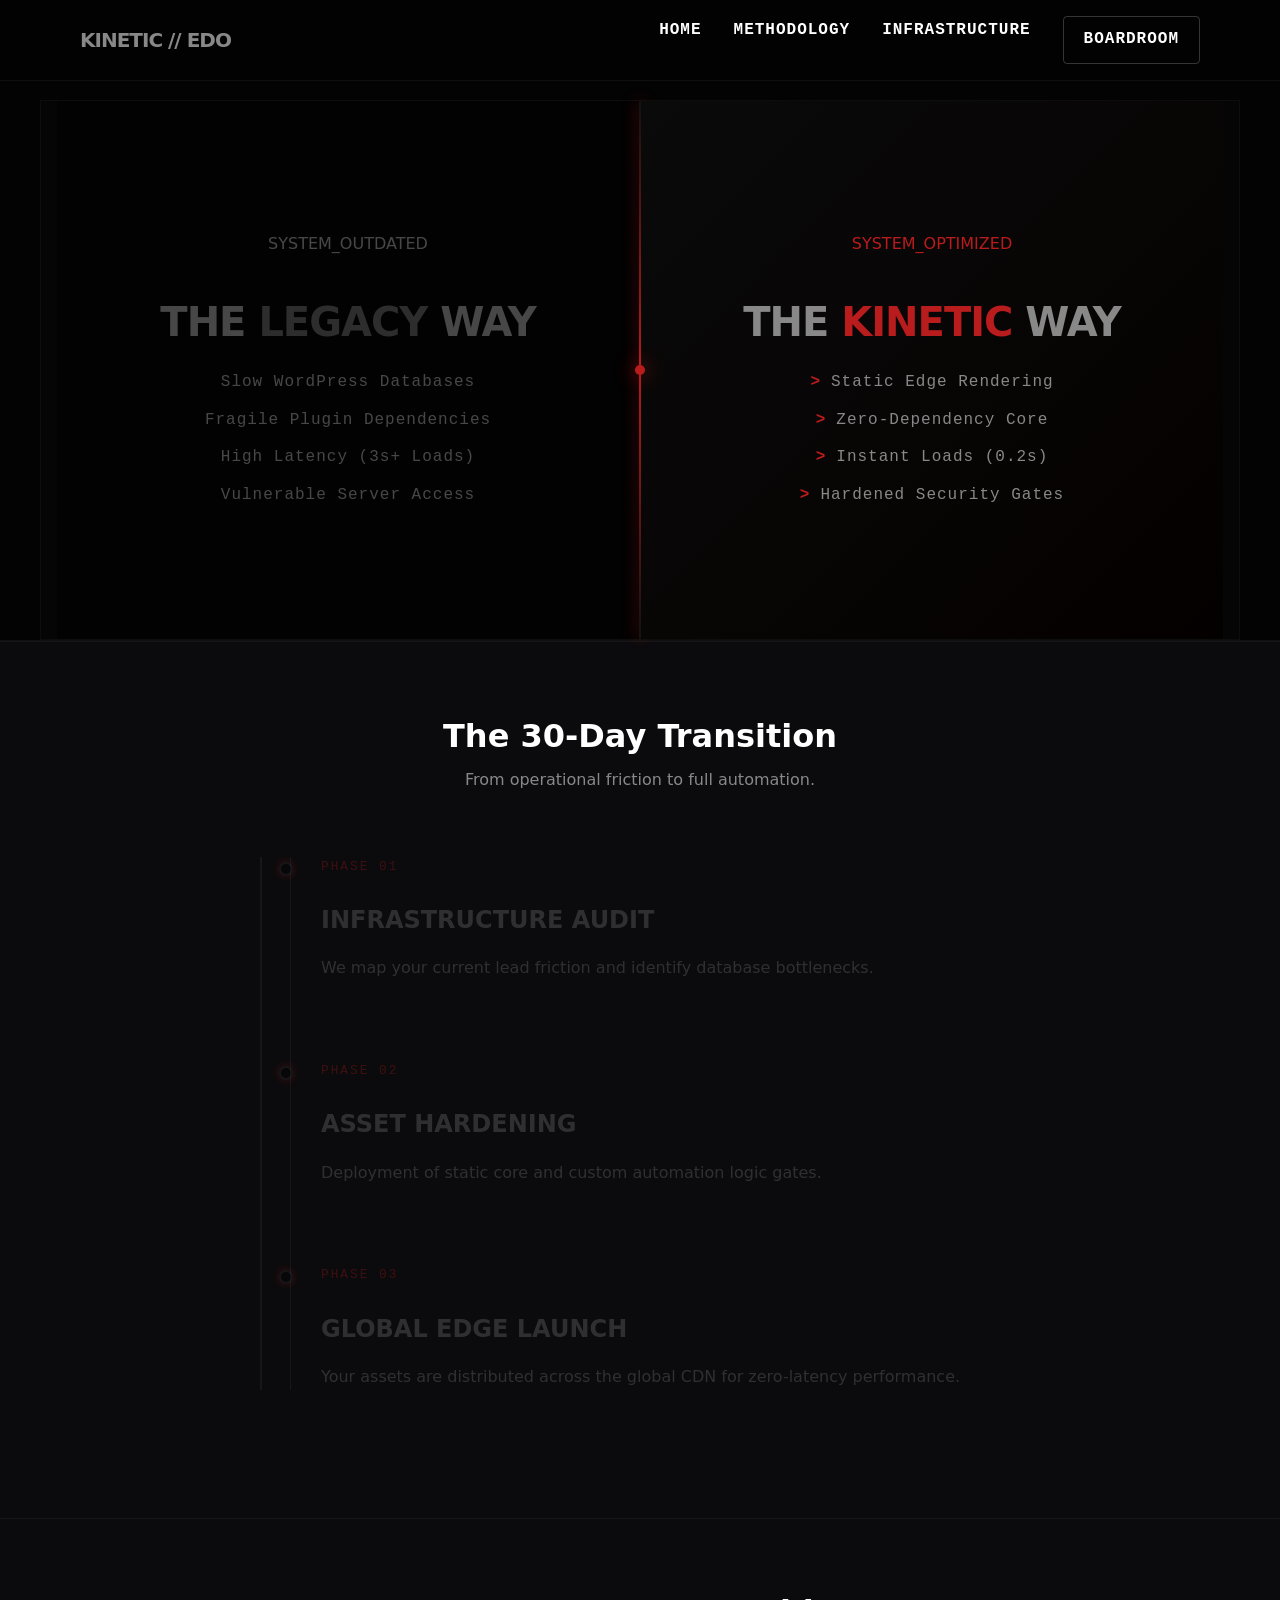
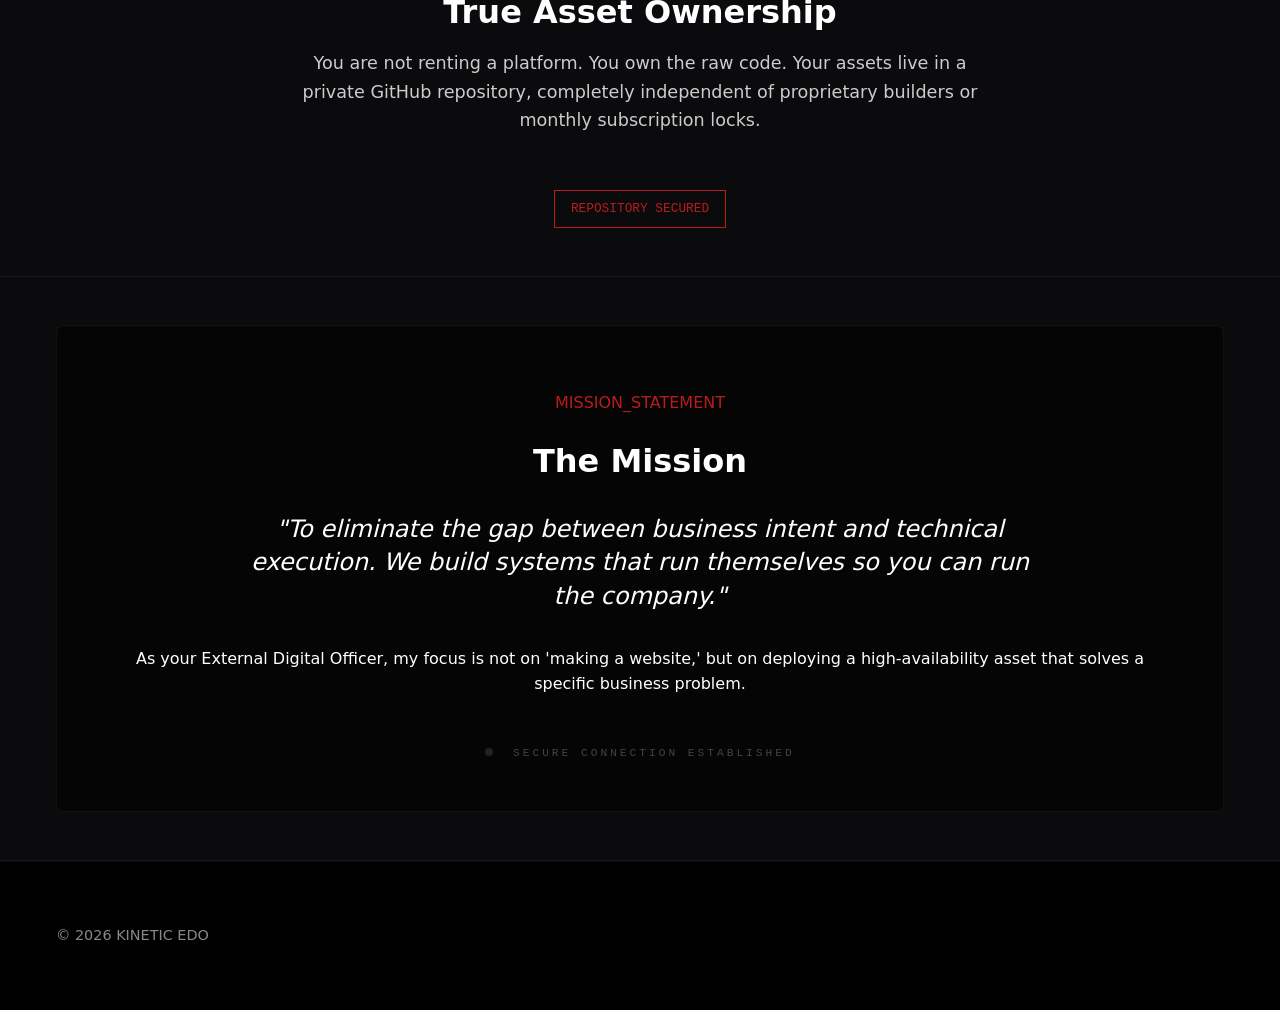
<file: about.html>
<!DOCTYPE html>
<html lang="en">
<head>
  <meta charset="UTF-8" />
  <meta name="viewport" content="width=device-width, initial-scale=1.0" />
  <title>Methodology | The EDO Philosophy</title>
  <link rel="stylesheet" href="styles.css" />

</head>
<body>

  <header class="site-header">
  <div class="container header-inner">
    <a href="index.html" class="brand"><span class="brand-text">KINETIC // EDO</span></a>
    
    <button class="mobile-nav-toggle" aria-expanded="false">
      <div class="hamburger"></div>
    </button>

    <nav class="nav">
      <ul class="nav-list">
        <li><a href="index.html" class="nav-link">Home</a></li>
        <li><a href="about.html" class="nav-link">Methodology</a></li>
        <li><a href="services.html" class="nav-link">Infrastructure</a></li>
        <li><a href="portal.html" class="nav-link btn btn-outline">Boardroom</a></li>
      </ul>
    </nav>
  </div>
</header>

  <main>
  <section class="section reveal split-philosophy">
  <div class="container philosophy-grid">
    
    <div class="philosophy-side legacy-logic">
      <div class="side-content">
        <p class="eyebrow">SYSTEM_OUTDATED</p>
        <h2 class="side-title">The <span class="dim-text">Legacy</span> Way</h2>
        <ul class="comparison-list">
          <li><span>Slow WordPress Databases</span></li>
          <li><span>Fragile Plugin Dependencies</span></li>
          <li><span>High Latency (3s+ Loads)</span></li>
          <li><span>Vulnerable Server Access</span></li>
        </ul>
      </div>
    </div>

    <div class="philosophy-divider">
      <div class="divider-line"></div>
      <div class="divider-node"></div>
    </div>

    <div class="philosophy-side kinetic-logic">
      <div class="side-content">
        <p class="eyebrow" style="color:var(--color-accent)">SYSTEM_OPTIMIZED</p>
        <h2 class="side-title">The <span style="color:var(--color-accent)">Kinetic</span> Way</h2>
        <ul class="comparison-list">
          <li><span>Static Edge Rendering</span></li>
          <li><span>Zero-Dependency Core</span></li>
          <li><span>Instant Loads (0.2s)</span></li>
          <li><span>Hardened Security Gates</span></li>
        </ul>
      </div>
    </div>

  </div>
</section>

<section class="section reveal timeline-section">
  <div class="container">
    <div class="section-header">
      <h2 class="section-title">The 30-Day Transition</h2>
      <p class="section-intro">From operational friction to full automation.</p>
    </div>
    
    <div class="timeline-container">
      <div class="timeline-progress"></div> 
      
      <div class="timeline">
        <div class="timeline-item">
          <div class="timeline-dot"></div>
          <div class="timeline-content">
            <span class="day-tag">PHASE 01</span>
            <h3>Infrastructure Audit</h3>
            <p>We map your current lead friction and identify database bottlenecks.</p>
          </div>
        </div>

        <div class="timeline-item">
          <div class="timeline-dot"></div>
          <div class="timeline-content">
            <span class="day-tag">PHASE 02</span>
            <h3>Asset Hardening</h3>
            <p>Deployment of static core and custom automation logic gates.</p>
          </div>
        </div>

        <div class="timeline-item">
          <div class="timeline-dot"></div>
          <div class="timeline-content">
            <span class="day-tag">PHASE 03</span>
            <h3>Global Edge Launch</h3>
            <p>Your assets are distributed across the global CDN for zero-latency performance.</p>
          </div>
        </div>
      </div>
    </div>
  </div>
</section>

    <section class="section reveal" style="background: var(--color-bg-alt);">
      <div class="container text-center">
        <h2 class="section-title">True Asset Ownership</h2>
        <p class="hero-subtitle" style="max-width: 700px; margin-inline: auto;">
          You are not renting a platform. You own the raw code. Your assets live in a private GitHub repository, completely independent of proprietary builders or monthly subscription locks.
        </p>
        <div class="github-badge">REPOSITORY SECURED</div>
      </div>
    </section>

 <section class="section reveal mission-section">
  <div class="container">
    <div class="card mission-card">
      <div class="mission-glow"></div>
      
      <div class="mission-content">
        <p class="eyebrow" style="color:var(--color-accent)">MISSION_STATEMENT</p>
        <h2 class="section-title">The Mission</h2>
        
        <blockquote class="mission-quote">
          "To eliminate the gap between business intent and technical execution. We build systems that run themselves so you can run the company."
        </blockquote>
        
        <p class="mission-description">
          As your External Digital Officer, my focus is not on 'making a website,' but on deploying a <span class="highlight">high-availability asset</span> that solves a specific business problem.
        </p>
        
        <div class="system-status">
          <span class="status-dot"></span> SECURE CONNECTION ESTABLISHED
        </div>
      </div>
    </div>
  </div>
</section>
  </main>

  <footer class="site-footer">
    <div class="container footer-inner">
      <p>&copy; 2026 KINETIC EDO</p>
    </div>
  </footer>

  <script src="scripts.js"></script>
</body>
</html>
</file>
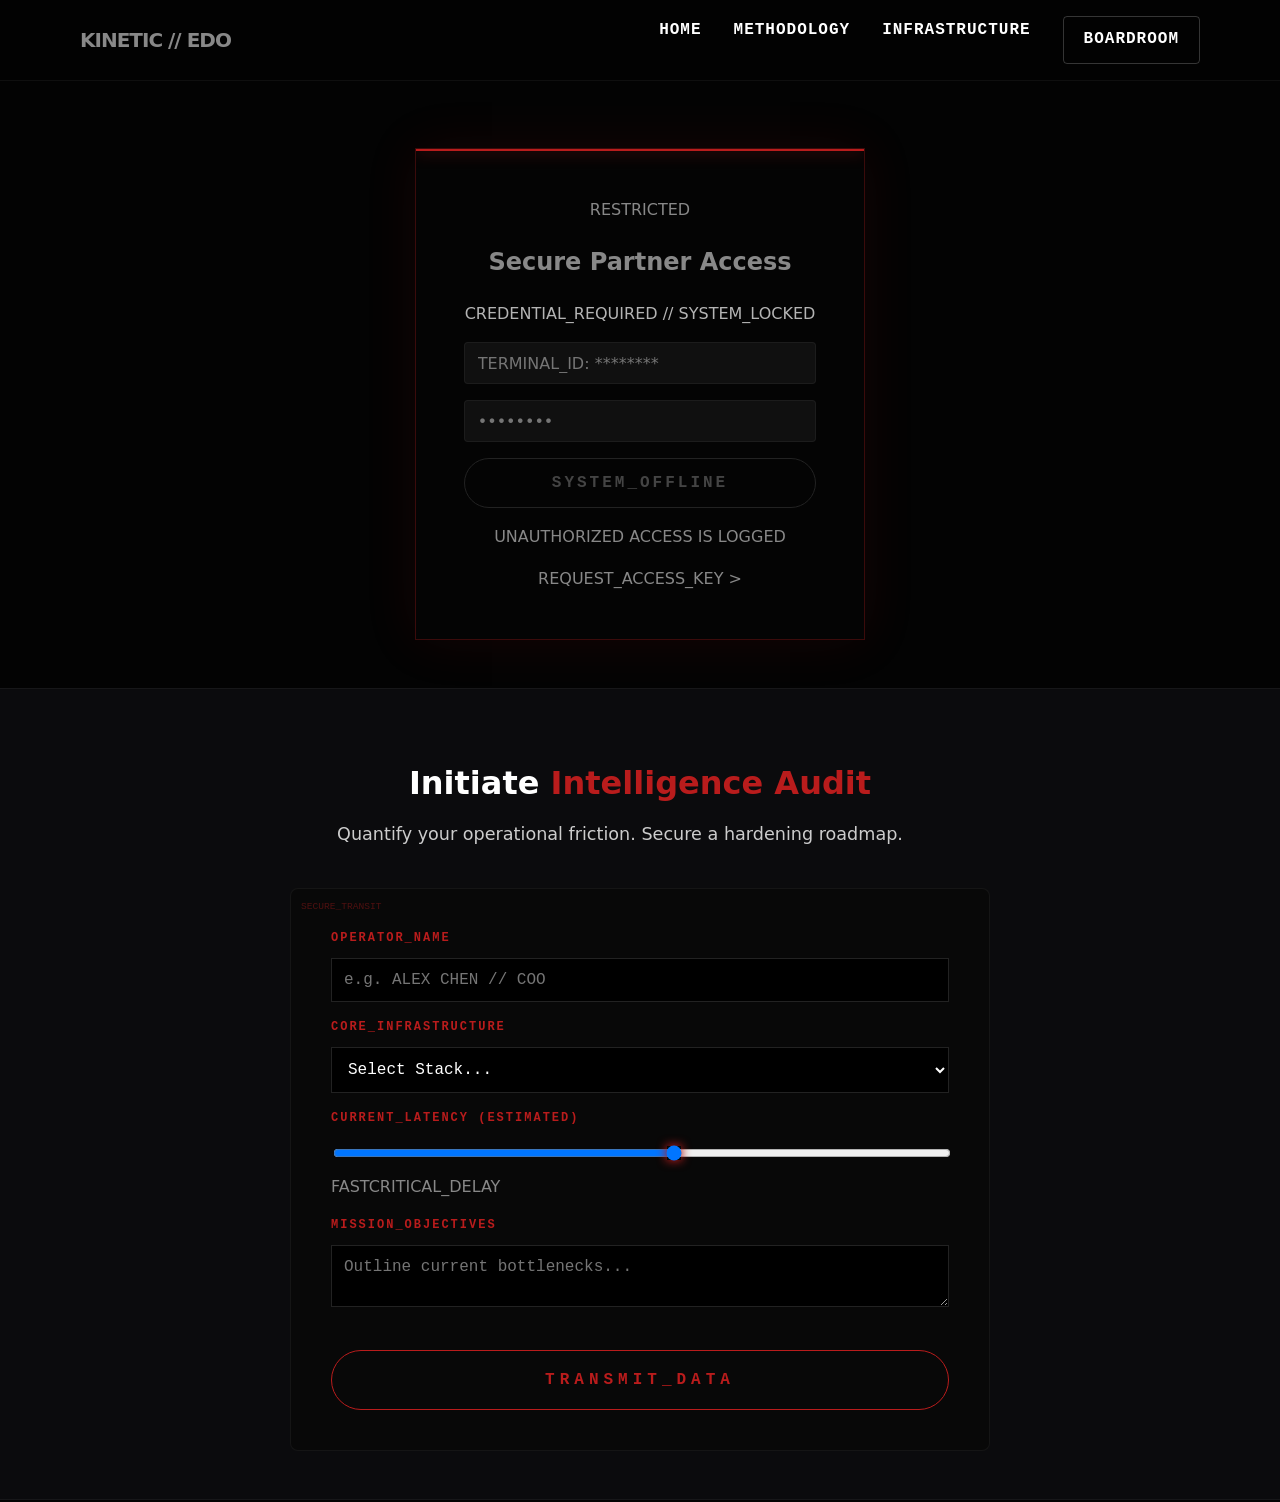
<file: portal.html>
<!DOCTYPE html>
<html lang="en">
<head>
  <meta charset="UTF-8" />
  <meta name="viewport" content="width=device-width, initial-scale=1.0" />
  <title>The Boardroom | Secure Access</title>
  <link rel="stylesheet" href="styles.css" />
</head>
<body>

  <header class="site-header">
  <div class="container header-inner">
    <a href="index.html" class="brand"><span class="brand-text">KINETIC // EDO</span></a>
    
    <button class="mobile-nav-toggle" aria-expanded="false">
      <div class="hamburger"></div>
    </button>

    <nav class="nav">
      <ul class="nav-list">
        <li><a href="index.html" class="nav-link">Home</a></li>
        <li><a href="about.html" class="nav-link">Methodology</a></li>
        <li><a href="services.html" class="nav-link">Infrastructure</a></li>
        <li><a href="portal.html" class="nav-link btn btn-outline">Boardroom</a></li>
      </ul>
    </nav>
  </div>
</header>
 <main>
  <section class="section reveal boardroom-hero">
    <div class="container text-center">
      <div class="security-gate kinetic-panel">
        <div class="gate-scan-line"></div> <div class="gate-header">
          <div class="access-icon">
            <span class="glitch-text" data-text="RESTRICTED">RESTRICTED</span>
          </div>
          <h2 class="terminal-title">Secure Partner Access</h2>
          <p class="text-muted">CREDENTIAL_REQUIRED // SYSTEM_LOCKED</p>
        </div>
        
        <form class="mock-form" onsubmit="return false;">
          <div class="form-group access-input">
            <input type="text" placeholder="TERMINAL_ID: ********" disabled>
          </div>
          <div class="form-group access-input">
            <input type="password" placeholder="••••••••" disabled>
          </div>
          <button class="btn btn-locked">SYSTEM_OFFLINE</button>
        </form>
        <div class="gate-footer">
          <p>UNAUTHORIZED ACCESS IS LOGGED</p>
          <a href="#audit-form" class="audit-link">REQUEST_ACCESS_KEY ></a>
        </div>
      </div>
    </div>
  </section>

  <section id="audit-form" class="section reveal audit-section">
    <div class="container">
      <div class="section-header text-center">
        <h2 class="section-title">Initiate <span style="color:var(--color-accent)">Intelligence Audit</span></h2>
        <p class="hero-subtitle">Quantify your operational friction. Secure a hardening roadmap.</p>
      </div>
      
      <div class="contact-form terminal-panel" style="max-width: 700px; margin: 0 auto;">
        <form action="#" method="POST" class="kinetic-form">
          <div class="form-row">
            <div class="form-group">
              <label>OPERATOR_NAME</label>
              <input type="text" placeholder="e.g. ALEX CHEN // COO" required>
            </div>
            <div class="form-group">
              <label>CORE_INFRASTRUCTURE</label>
              <select>
                <option>Select Stack...</option>
                <option>Legacy WordPress</option>
                <option>Custom JS / Framework</option>
                <option>Proprietary Builder (Wix/Shopify)</option>
              </select>
            </div>
          </div>
          
          <div class="form-group">
            <label>CURRENT_LATENCY (ESTIMATED)</label>
            <div class="range-container">
              <input type="range" min="1" max="10" step="1" class="red-range">
              <div class="range-labels"><span>FAST</span><span>CRITICAL_DELAY</span></div>
            </div>
          </div>

          <div class="form-group">
            <label>MISSION_OBJECTIVES</label>
            <textarea placeholder="Outline current bottlenecks..."></textarea>
          </div>

          <button type="submit" class="btn btn-kinetic-submit">TRANSMIT_DATA</button>
        </form>
      </div>
    </div>
  </section>
</main>
 <script src="scripts.js"></script>
</body>
</file>
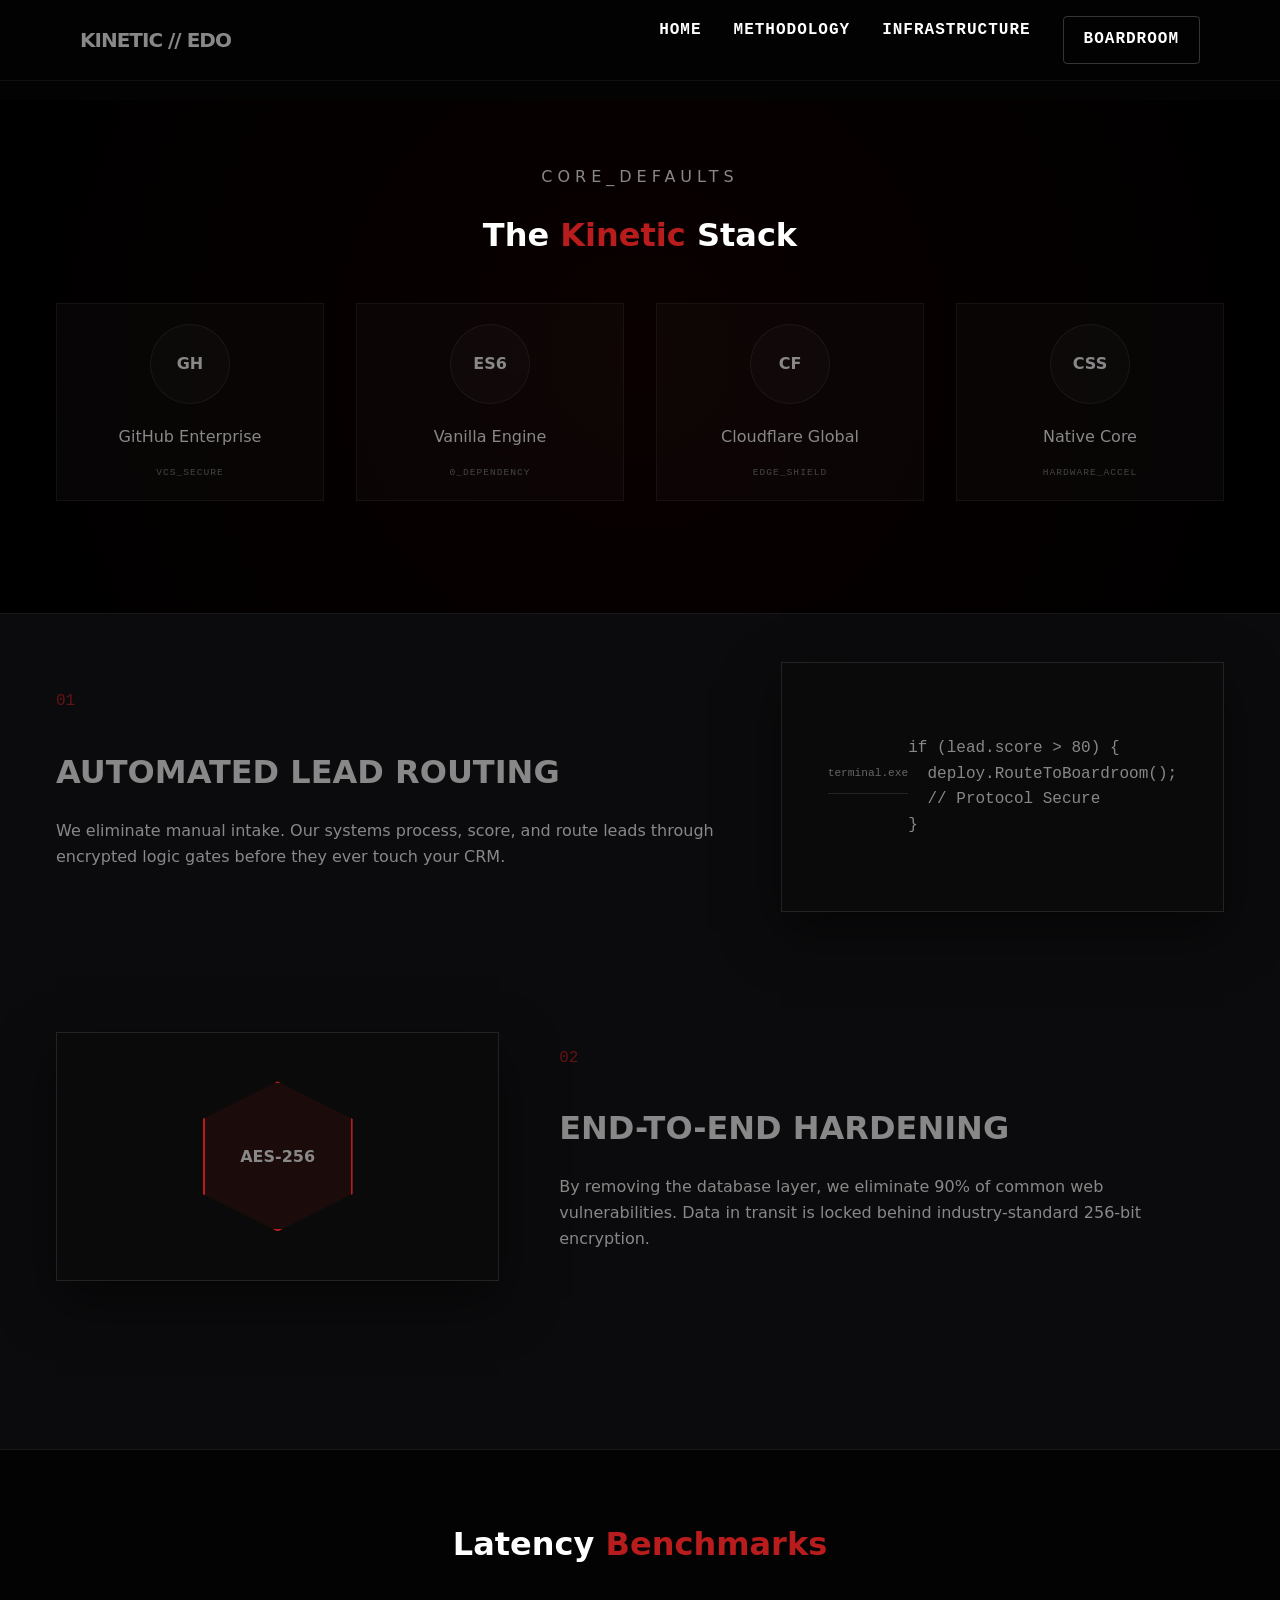
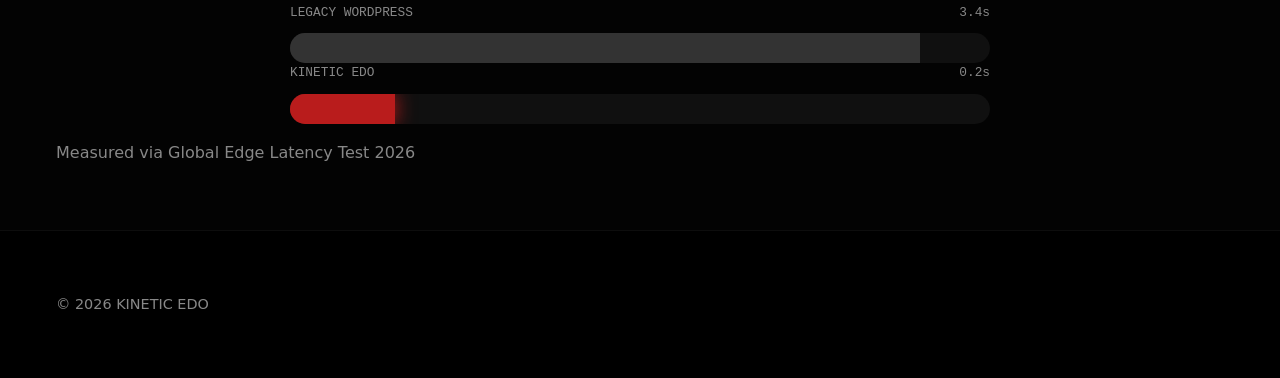
<file: services.html>
<!DOCTYPE html>
<html lang="en">
<head>
  <meta charset="UTF-8" />
  <meta name="viewport" content="width=device-width, initial-scale=1.0" />
  <title>Infrastructure | Technical Stack</title>
  <link rel="stylesheet" href="styles.css" />
</head>
<body>

  <header class="site-header">
  <div class="container header-inner">
    <a href="index.html" class="brand"><span class="brand-text">KINETIC // EDO</span></a>
    
    <button class="mobile-nav-toggle" aria-expanded="false">
      <div class="hamburger"></div>
    </button>

    <nav class="nav">
      <ul class="nav-list">
        <li><a href="index.html" class="nav-link">Home</a></li>
        <li><a href="about.html" class="nav-link">Methodology</a></li>
        <li><a href="services.html" class="nav-link">Infrastructure</a></li>
        <li><a href="portal.html" class="nav-link btn btn-outline">Boardroom</a></li>
      </ul>
    </nav>
  </div>
</header>

  <main>
  <section class="section stack-section">
    <div class="container text-center">
      <p class="hero-eyebrow" style="letter-spacing: 5px;">CORE_DEFAULTS</p>
      <h2 class="section-title">The <span style="color:var(--color-accent)">Kinetic</span> Stack</h2>
      <div class="stack-grid">
        <div class="stack-card">
          <div class="icon-glow">GH</div>
          <p class="stack-label">GitHub Enterprise</p>
          <span class="stack-status">VCS_SECURE</span>
        </div>
        <div class="stack-card">
          <div class="icon-glow">ES6</div>
          <p class="stack-label">Vanilla Engine</p>
          <span class="stack-status">0_DEPENDENCY</span>
        </div>
        <div class="stack-card active-stack">
          <div class="icon-glow">CF</div>
          <p class="stack-label">Cloudflare Global</p>
          <span class="stack-status">EDGE_SHIELD</span>
        </div>
        <div class="stack-card">
          <div class="icon-glow">CSS</div>
          <p class="stack-label">Native Core</p>
          <span class="stack-status">HARDWARE_ACCEL</span>
        </div>
      </div>
    </div>
  </section>

  <section class="section capability-section">
    <div class="container">
      <div class="capability-block">
        <div class="capability-text">
          <div class="cap-id">01</div>
          <h3 class="cap-title">Automated Lead Routing</h3>
          <p>We eliminate manual intake. Our systems process, score, and route leads through encrypted logic gates before they ever touch your CRM.</p>
        </div>
        <div class="capability-media glass-panel">
          <div class="code-header"><span>terminal.exe</span></div>
          <div class="code-preview">
            <pre><code><span class="code-red">if</span> (lead.score > 80) {
  <span class="code-white">deploy</span>.RouteToBoardroom();
  <span class="code-dim">// Protocol Secure</span>
}</code></pre>
          </div>
        </div>
      </div>

      <div class="capability-block reverse">
        <div class="capability-media glass-panel">
           <div class="security-shield-hex">
             <div class="shield-inner">AES-256</div>
             <div class="scan-line"></div>
           </div>
        </div>
        <div class="capability-text">
          <div class="cap-id">02</div>
          <h3 class="cap-title">End-to-End Hardening</h3>
          <p>By removing the database layer, we eliminate 90% of common web vulnerabilities. Data in transit is locked behind industry-standard 256-bit encryption.</p>
        </div>
      </div>
    </div>
  </section>

  <section class="section chart-section">
    <div class="container">
      <div class="chart-box">
        <h2 class="section-title text-center">Latency <span style="color:var(--color-accent)">Benchmarks</span></h2>
        <div class="bar-chart-container">
          <div class="bar-group">
            <div class="bar-label">LEGACY WORDPRESS<span>3.4s</span></div>
            <div class="bar-bg"><div class="bar-fill legacy" data-width="90%"></div></div>
          </div>
          <div class="bar-group">
            <div class="bar-label">KINETIC EDO<span>0.2s</span></div>
            <div class="bar-bg"><div class="bar-fill kinetic" data-width="15%"></div></div>
          </div>
        </div>
        <p class="chart-footer">Measured via Global Edge Latency Test 2026</p>
      </div>
    </div>
  </section>
</main>

  <footer class="site-footer">
    <div class="container footer-inner">
      <p>&copy; 2026 KINETIC EDO</p>
    </div>
  </footer>

  <script src="scripts.js"></script>
</body>
</html>
</file>
<file: styles.css>
/* =========================================
   CLEAN GLOBAL ENGINE
   ========================================= */html, body {
  width: 100%;
  max-width: 100%;
  overflow-x: hidden; /* THE KILLER OF THE WOBBLE */
  margin: 0;
  padding: 0;
  position: relative;
}

* {
  box-sizing: border-box; /* Forces all widths to stay inside their containers */
}
:root {
  --color-bg: #030303;
  --color-bg-alt: #0b0b0d; /* Slightly lifted black for sections */
  --color-surface: #121214; /* Card surface */
  --color-border: rgba(255, 255, 255, 0.05);
  
  /* NEW SECONDARY: DEEP RED */
  --color-accent: #b91c1c; /* Blood/Deep Red */
  --color-accent-glow: rgba(185, 28, 28, 0.3);
  
  --color-text: #888888;
  --color-heading: #ffffff;
      /* Pure white for impact */
  
 
  --transition-smooth: all 0.4s cubic-bezier(0.16, 1, 0.3, 1);


  /* Typography */
  --font-sans: 'Inter', system-ui, -apple-system, sans-serif;
  --font-size-base: 16px;
  --line-height-base: 1.6;

  /* Spacing Scale (Unified) */
  --space-1: 0.25rem;
  --space-2: 0.5rem;
  --space-3: 0.75rem;
  --space-4: 1rem;
  --space-8: 2rem;
  --space-12: 3rem;
  --space-section: clamp(80px, 15vh, 160px); /* Use this for .section padding */

  /* Layout & Corners */
  --container-width: 1200px;
  --radius-sm: 4px;
  --radius-md: 8px;
  --radius-lg: 12px;
  
  /* Transitions */
  --transition-fast: 150ms ease-out;
  --transition-reveal: all 0.8s cubic-bezier(0.2, 1, 0.3, 1);
}

/* Global Reset */
body {
  margin: 0;
  background-color: var(--color-bg);
  color: var(--color-text);
  font-family: var(--font-sans);
  font-size: var(--font-size-base);
  line-height: var(--line-height-base);
  -webkit-font-smoothing: antialiased;
  overflow-x: hidden;
}

img {
  max-width: 100%;
  display: block;
}

a {
  color: inherit;
  text-decoration: none;
}

a:hover {
  text-decoration: none;
}

button,
input,
select,
textarea {
  font-family: inherit;
  font-size: inherit;
}
.audit-box {
  padding: var(--space-8);
  text-align: center;
  border: 1px solid var(--color-accent);
}

.audit-counter {
  font-family: monospace;
  font-size: clamp(2rem, 8vw, 5rem);
  font-weight: 800;
  color: var(--color-primary);
  margin-block: var(--space-4);

}
 
 
/* =========================================
   REUSABLE UTILITY CLASSES
   ========================================= */

/* Layout helpers */
.container {
  width: 100%;
  max-width: var(--container-width);
  margin: 0 auto;
  padding-inline: var(--space-4);
}

.section {
  padding-block: var(--space-12);
}

.section-header {
  max-width: 640px;
  margin: 0 auto var(--space-8);
  text-align: center;
}

.section-title {
  font-size: 2rem;
  line-height: 1.2;
  color: var(--color-heading);
  margin-bottom: var(--space-3);
}

.section-intro {
  color: var(--color-text-muted);
  margin: 0;
}

.grid {
  display: grid;
  gap: var(--space-6);
}

/* Card pattern */
.card {
  background-color: var(--color-surface);
  border-radius: var(--radius-md);
  padding: var(--space-6);
  border: 1px solid var(--color-border);
  box-shadow: var(--shadow-soft);
  transition: transform var(--transition-base), box-shadow var(--transition-base),
    border-color var(--transition-base), background-color var(--transition-base);
}

.card:hover {
  transform: translateY(-3px);
  box-shadow: 0 18px 45px rgba(15, 23, 42, 0.12);
  border-color: var(--color-primary-soft);
  background-color: #f9fafb;
}

/* Buttons */
.btn {
  display: inline-flex;
  align-items: center;
  justify-content: center;
  padding: 0.75rem 1.5rem;
  border-radius: 999px;
  font-weight: 600;
  border: 1px solid transparent;
  cursor: pointer;
  transition: background-color var(--transition-base),
    color var(--transition-base), border-color var(--transition-base),
    transform var(--transition-fast), box-shadow var(--transition-fast);
  text-decoration: none;
  white-space: nowrap;
}

.btn-primary {
  background-color: var(--color-primary);
  color: #ffffff;
  box-shadow: 0 10px 25px rgba(37, 99, 235, 0.3);
}

.btn-primary:hover {
  background-color: var(--color-primary-dark);
  transform: translateY(-1px);
  box-shadow: 0 14px 35px rgba(37, 99, 235, 0.4);
}

.btn-outline {
  background-color: transparent;
  color: var(--color-primary);
  border-color: var(--color-primary);
}

.btn-outline:hover {
  background-color: var(--color-primary-soft);
}

/* Typography helpers */
.text-center {
  text-align: center;
}

.text-muted {
  color: var(--color-text-muted);
}

/* =========================================
   HEADER & NAVIGATION (FIXED & HARDENED)
   ========================================= */

.site-header {
  position: fixed;
  top: 0;
  left: 0;
  width: 100%;
  z-index: 9999; /* Higher priority to stay on top */
  background-color: rgba(3, 3, 3, 0.9); 
  backdrop-filter: blur(20px);
  border-bottom: 1px solid var(--color-border);
}

.header-inner {
  display: flex;
  justify-content: space-between;
  align-items: center;
  height: 80px;
  width: 90%;
  max-width: 1200px;
  margin: 0 auto;
}

/* Brand */
.brand {
  display: inline-flex;
  align-items: center;
  text-decoration: none;
  gap: var(--space-2);
}

.brand-text {
  font-weight: 800;
  letter-spacing: -1px;
  font-size: 1.25rem;
  color: var(--color-primary); /* Sets "KINETIC // EDO" to your primary color */
}

/* =========================================
   DESKTOP NAVIGATION
   ========================================= */

.nav-list {
  display: flex;
  gap: var(--space-8);
  list-style: none;
  margin: 0;
  padding: 0;
}

.nav-link {
  position: relative;
  color: #ffffff;
  text-decoration: none;
  font-family: monospace;
  font-weight: 600;
  letter-spacing: 1px;
  text-transform: uppercase;
  padding: 10px 0;
  transition: color 0.3s ease;
}

/* Underline Animation */
.nav-link::after {
  content: '';
  position: absolute;
  bottom: 0;
  left: 50%;
  width: 0;
  height: 2px;
  background: var(--color-accent);
  box-shadow: 0 0 10px var(--color-accent), 0 0 20px var(--color-accent);
  transition: all 0.4s cubic-bezier(0.16, 1, 0.3, 1);
  transform: translateX(-50%);
}

.nav-link:hover {
  color: var(--color-accent);
  text-shadow: 0 0 8px rgba(185, 28, 28, 0.6);
}

.nav-link:hover::after {
  width: 100%;
}

/* Specialized 'Boardroom' Button */
.btn-outline {
  border: 1px solid rgba(255, 255, 255, 0.2);
  padding: 10px 20px !important;
  border-radius: 4px;
}

.btn-outline:hover {
  background: rgba(185, 28, 28, 0.1) !important;
  border-color: var(--color-accent) !important;
  box-shadow: inset 0 0 15px rgba(185, 28, 28, 0.3), 0 0 15px rgba(185, 28, 28, 0.2) !important;
}

/* =========================================
   MOBILE ENGINE (RESPONSIVE FIXES)
   ========================================= */

/* Hamburger Button */
.mobile-nav-toggle {
  display: none; /* Hidden on Desktop */
  background: transparent;
  border: 1px solid var(--color-accent);
  padding: 10px;
  cursor: pointer;
  z-index: 10000;
}

.hamburger {
  width: 22px;
  height: 2px;
  background: var(--color-accent);
  position: relative;
}

.hamburger::before, .hamburger::after {
  content: '';
  position: absolute;
  width: 22px;
  height: 2px;
  background: var(--color-accent);
  left: 0;
}
.hamburger::before { top: -6px; }
.hamburger::after { bottom: 6px; }

@media (max-width: 768px) {
  .nav {
    display: flex !important;
    position: fixed;
    
    /* RESET: Explicitly tell it to start at the top-left of the glass */
    top: 0 !important;
    left: 0 !important;
    width: 100vw !important; /* Full width of the viewport */
    height: 100vh !important; /* Full height of the viewport */
    
    background: #050505;
    z-index: 9999; 
    
    /* Center the content */
    flex-direction: column;
    justify-content: center;
    align-items: center;
    
    /* Animation - Start completely hidden to the right */
    transform: translateX(100%);
    transition: transform 0.4s cubic-bezier(0.16, 1, 0.3, 1);
    
    visibility: hidden;
    pointer-events: none;
    margin: 0 !important; /* Kill any inherited margins */
  }

  .nav.open {
    transform: translateX(0);
    visibility: visible;
    pointer-events: all;
  }

  .mobile-nav-toggle {
    display: block !important;
    position: fixed; /* Keep it fixed to the screen */
    top: 20px;
    right: 20px; /* Use a fixed pixel value for consistency */
    z-index: 100000 !important; 
    background: #050505;
    border: 1px solid var(--color-accent);
    padding: 12px; /* Bigger tap target */
  }

/* 1. Reset the button bars when the BUTTON itself has the .open class */
.mobile-nav-toggle.open .hamburger {
  background: transparent !important; /* Hide middle bar */
}

.mobile-nav-toggle.open .hamburger::before {
  top: 0 !important;
  transform: rotate(45deg) !important;
}

.mobile-nav-toggle.open .hamburger::after {
  bottom: 0 !important;
  transform: rotate(-45deg) !important;
}

/* 2. Ensure the toggle button is the HIGHEST layer */
@media (max-width: 768px) {
  .mobile-nav-toggle {
    display: block !important;
    position: fixed !important; 
    top: 20px !important;
    right: 20px !important;
    z-index: 1000001 !important; /* One level higher than the nav */
    background: #050505; 
    border: 1px solid var(--color-accent);
    padding: 15px;
    cursor: pointer;
    line-height: 0;
  }
}
@media (max-width: 768px) {
  /* Start hidden and slightly lower */
  .card .click-overlay {
    opacity: 0;
    transform: translateY(10px);
    transition: all 0.6s cubic-bezier(0.16, 1, 0.3, 1);
    background: rgba(185, 28, 28, 0.15);
    visibility: hidden;
  }

  /* Only reveal when the JavaScript gives the green light */
  .card.is-visible .click-overlay {
    opacity: 1;
    transform: translateY(0);
    visibility: visible;
  }

  /* Add a red glow to the card border when it's the "active" one on screen */
  .card.is-visible {
    border-color: var(--color-accent) !important;
    box-shadow: 0 0 20px rgba(185, 28, 28, 0.2);
  }
}

  /* 4. THE LINKS - Make them big for thumbs */
.nav-list {
    flex-direction: column !important;
    align-items: center !important;
    justify-content: center !important;
    width: 100%;
    margin: 0 !important;
    padding: 0 !important;
    gap: 3rem !important;
  }
}

@media (max-width: 768px) {
  /* Shrink massive titles so they don't push the screen wide */
  h1, .hero-title {
    font-size: 1.8rem !important;
    line-height: 1.2;
    word-wrap: break-word;
  }

#cta .btn-primary {
    width: 90% !important;
    max-width: 320px;
    margin: 0 auto;
    font-size: 1rem !important;
    padding: 1rem !important;
    white-space: normal !important; /* Allows text to wrap so it doesn't push the screen wide */
    line-height: 1.4;
  }

  .container {
    padding-left: 15px !important;
    padding-right: 15px !important;
  }
}
/* =========================================
   THE "FORCE CLICK" PROTOCOL
   ========================================= */

.site-header {
  position: fixed;
  top: 0;
  left: 0;
  width: 100%;
  z-index: 9999;
  background-color: rgba(3, 3, 3, 0.9); 
  backdrop-filter: blur(20px);
  border-bottom: 1px solid var(--color-border);
  overflow: visible; /* Add this line */
}

.header-inner, .nav, .nav-list, .nav-link {
  /* This ensures the children (the links) are also interactive */
  z-index: 100000 !important;
  pointer-events: auto !important;
  cursor: pointer !important;
}

/* If you have a background video or matrix effect, 
   push it to the back explicitly */
.hero-video, .matrix-bg, canvas {
  z-index: -1 !important;
  pointer-events: none !important;
}

/* Ensure the main content doesn't "float" over the header */
main {
  position: relative;
  z-index: 1;
}

/* The Boardroom Button Flip */
.btn-boardroom {
  background: transparent;
  color: var(--color-heading);
  border: 1px solid var(--color-border);
  padding: 12px 24px;
  text-transform: uppercase;
  font-size: 0.7rem;
  letter-spacing: 2px;
  transition: var(--transition-smooth);
}

.btn-boardroom:hover {
  background: var(--color-heading); /* Turns White */
  color: #000000 !important;        /* Text turns Black */
  border-color: var(--color-heading);
  box-shadow: 0 10px 30px rgba(255, 255, 255, 0.1);
}


.status-indicator {
  display: inline-flex;
  align-items: center;
  gap: 8px;
  font-family: monospace;
  font-size: 0.7rem;
  color: var(--color-signal); /* Cyber Lime */
  text-transform: uppercase;
}

.blip {
  width: 6px;
  height: 6px;
  background: var(--color-signal);
  border-radius: 50%;
  animation: blink 1.5s infinite;
}

@keyframes blink {
  0% { opacity: 1; }
  50% { opacity: 0.3; }
  100% { opacity: 1; }
}





/* =========================================
   FINAL UNIFIED HERO (VIDEO + CENTERED)
   ========================================= */
.hero {
  position: relative;
  /* CHANGE THIS LINE: Remove var(--color-bg) and set to transparent */
  background: transparent; 
  
  padding: 80px 20px 40px 20px; 
  display: flex;
  flex-direction: column;
  align-items: center; 
  justify-content: flex-start;
  min-height: 60vh; 
  text-align: center;
  width: 100%;
  overflow: hidden; /* Important to keep video inside the box */
}

.video-background {
  position: absolute;
  top: 0;
  left: 0;
  width: 100%;
  height: 100%;
  z-index: 1; /* Sits at the very bottom */
}

#hero-video {
  width: 100%;
  height: 100%;
  object-fit: cover; /* This crops the YouTube UI if you caught any edges */
  opacity: 0; /* Start invisible */
  animation: fadeInVideo 2s ease-in forwards; /* Fade in over 2 seconds */
  filter: brightness(0.6) contrast(1.2); /* Makes the red Matrix look deeper and sharper */
}

@keyframes fadeInVideo {
  to { opacity: 0.5; } /* Final opacity - keeps it subtle behind the text */
}

.video-overlay {
  position: absolute;
  top: 0;
  left: 0;
  width: 100%;
  height: 100%;
  /* A heavy black-to-transparent gradient hides the edges of the video */
  background: linear-gradient(to bottom, rgba(0,0,0,0.8) 0%, transparent 50%, rgba(0,0,0,0.8) 100%);
  z-index: 2;
}

.hero-grid {
  position: relative;
  z-index: 10; /* Forces text ABOVE the video and overlay */
  width: 100%;
  display: flex;
  justify-content: center;
  margin-top: 0; 
}

.hero-content {
  max-width: 850px;
  margin: 0 auto;
  text-align: center;
  display: flex;
  flex-direction: column;
  align-items: center;
}

/* Ensure the title and eyebrow are punchy */
.hero-title {
  font-size: clamp(2.5rem, 5vw, 4rem);
  line-height: 1.1;
  color: #ffffff;
  margin: 0 0 1.5rem;
  font-weight: 800;
  text-shadow: 0 2px 10px rgba(0,0,0,0.5);
}

.hero-subtitle {
  color: #ccc;
  font-size: 1.1rem;
  line-height: 1.6;
  margin-bottom: 2.5rem;
  max-width: 600px;
}
/* =========================================
   RED SYSTEM BUTTONS (FIXED)
   ========================================= */
.btn-primary {
  background-color: var(--color-accent) !important;
  border: 1px solid var(--color-accent) !important;
  color: #ffffff !important;
  padding: 12px 28px;
  text-transform: uppercase;
  font-weight: 600;
  letter-spacing: 1px;
  transition: all 0.3s ease;
  box-shadow: 0 0 15px rgba(185, 28, 28, 0.2);
  cursor: pointer;
  display: inline-block;
}

.btn-primary:hover {
  background-color: #991b1b !important;
  box-shadow: 0 0 25px rgba(185, 28, 28, 0.5) !important;
  transform: translateY(-2px);
}

/* FIX: The Pulse Animation (Turning Blue to Red) */
.pulse {
  animation: pulse-red 2s infinite;
}

@keyframes pulse-red {
  0% {
    box-shadow: 0 0 0 0 rgba(185, 28, 28, 0.7);
  }
  70% {
    box-shadow: 0 0 0 15px rgba(185, 28, 28, 0);
  }
  100% {
    box-shadow: 0 0 0 0 rgba(185, 28, 28, 0);
  }
}
/* =========================================
   ABC+D FRAMEWORK: BLUR & FILL EFFECT
   ========================================= */

#framework .container {
  max-width: 1200px;
  margin: 0 auto;
  padding: 0 var(--space-6);
  display: flex;
  justify-content: center;
}

.framework-grid {
  display: grid;
  grid-template-columns: repeat(auto-fit, minmax(260px, 1fr));
  gap: var(--space-8);
  width: 100%;
}

.framework-grid .card {
  background: #0a0a0a;
  border: 1px solid rgba(255, 255, 255, 0.05);
  padding: var(--space-10);
  position: relative;
  min-height: 250px; 
  cursor: pointer;
  overflow: hidden;
  
  /* ADDED: Forces everything in the card to center */
  display: flex;
  flex-direction: column;
  align-items: center;      
  justify-content: center;   
  text-align: center;
  
  transition: all 0.4s cubic-bezier(0.16, 1, 0.3, 1);
}

/* 1. TEXT BLUR LOGIC + CENTERING */
.card-main-content {
  /* ADDED: Ensures title and p tag stay centered during the blur */
  display: flex;
  flex-direction: column;
  align-items: center;
  justify-content: center;
  width: 100%;
  
  transition: all 0.5s cubic-bezier(0.16, 1, 0.3, 1);
  opacity: 1;
  filter: blur(0px);
}

.card:hover .card-main-content {
  opacity: 0;
  filter: blur(12px); 
  transform: scale(0.95);
}

.click-overlay {
  position: absolute;
  top: 0;
  left: 0;
  width: 100%;
  height: 100%;
  display: flex;
  align-items: center;
  justify-content: center;
  pointer-events: none; 
  opacity: 0;
  z-index: 5; 
  transform: scale(1.1);
  transition: all 0.4s ease;
}

.click-overlay span {
  font-family: monospace;
  font-size: 1.4rem;
  font-weight: 900;
  color: var(--color-accent); 
  letter-spacing: 4px;
  text-shadow: 0 0 15px rgba(185, 28, 28, 0.6);
  text-transform: uppercase;
}

.card:hover .click-overlay {
  opacity: 1;
  transform: scale(1);
}

/* 3. CARD GLOW & INDICATOR */
.framework-grid .card:hover {
  border-color: var(--color-accent);
  box-shadow: inset 0 0 20px rgba(185, 28, 28, 0.05),
              0 15px 40px -10px rgba(185, 28, 28, 0.2);
}

.card-indicator {
  position: absolute;
  bottom: 0;
  left: 0;
  width: 100%;
  height: 3px;
  background: var(--color-accent);
  transform: scaleX(0);
  transition: transform 0.4s ease;
  transform-origin: left;
}

.card:hover .card-indicator {
  transform: scaleX(1);
}

/* Header Elements (A, B, C, D) stays at top corners */
.card-header {
  /* ADDED: Absolute positioning keeps icons from pushing text off-center */
  position: absolute;
  top: var(--space-6);
  left: 0;
  width: 100%;
  padding: 0 var(--space-10);
  
  display: flex;
  justify-content: space-between;
  z-index: 2; 
}

.card:hover .card-id, .card:hover .arrow {
  color: var(--color-accent) !important;
}
/* =========================================
   FIXED MODAL POSITIONING
   ========================================= */
.modal-overlay {
  position: fixed; /* FIXED is the key—it stays on the screen */
  top: 0;
  left: 0;
  width: 100vw;
  height: 100vh;
  background: rgba(0, 0, 0, 0.95); /* Heavy dark backdrop */
  display: flex;
  align-items: center;
  justify-content: center;
  
  /* Initial State (Hidden) */
  opacity: 0;
  pointer-events: none;
  visibility: hidden;
  
  transition: all 0.4s ease;
  z-index: 9999; /* Higher than EVERYTHING else */
}

/* When Javascript adds the 'active' class */
.modal-overlay.active {
  opacity: 1;
  pointer-events: auto;
  visibility: visible;
}

.modal-content {
  background: #0a0a0a;
  border: 1px solid var(--color-accent); /* Deep Red Border */
  padding: 3rem;
  max-width: 600px;
  width: 90%;
  position: relative;
  box-shadow: 0 0 50px rgba(185, 28, 28, 0.2);
  
  /* Animation for the box popping up */
  transform: translateY(20px);
  transition: transform 0.4s ease;
}

.modal-overlay.active .modal-content {
  transform: translateY(0);
}

.close-btn {
  position: absolute;
  top: 15px;
  right: 20px;
  background: none;
  border: none;
  color: #fff;
  font-size: 2.5rem;
  cursor: pointer;
  line-height: 1;
}

.close-btn:hover {
  color: var(--color-accent);

}.audit-counter {
  font-family: 'Courier New', Courier, monospace; /* Terminal font */
  font-size: clamp(3rem, 8vw, 6rem);
  font-weight: 900;
  letter-spacing: -2px;
  margin: var(--space-6) 0;
  min-height: 1.2em;
  display: flex;
  justify-content: center;
  align-items: center;
}

#load-time-display {
  transition: color 0.5s ease;
}

/* Subtle flicker for that terminal feel */
.flicker-text {
  animation: terminal-flicker 0.15s infinite secondary;
}

@keyframes terminal-flicker {
  0% { opacity: 1; }
  50% { opacity: 0.8; }
  100% { opacity: 1; }
}

#cta {
  text-align: center; /* Forces all text elements inside to the middle */
  display: flex;
  flex-direction: column;
  align-items: center; 
  justify-content: center;
}

#cta .hero-title, 
#cta .hero-subtitle {
  margin-left: auto;
  margin-right: auto;
  text-align: center; /* Double-down on centering the text itself */
  max-width: 800px;   /* Prevents the line from getting too long/ugly */
}
/* =========================================
   ABOUT SECTION
   ========================================= */

.about {
  background-color: var(--color-bg);
}

.about-grid {
  display: grid;
  gap: var(--space-8);
  align-items: flex-start;
}

.about-text {
  font-size: 1rem;
  color: var(--color-text-muted);
  display: flex;
  flex-direction: column;
  gap: var(--space-3);
}

.about-highlights {
  display: grid;
  gap: var(--space-4);
}

.about-card {
  background-color: #f9fafb;
  border-radius: var(--radius-md);
  padding: var(--space-4);
  border: 1px solid var(--color-border);
}

.about-card-title {
  margin-top: 0;
  margin-bottom: var(--space-2);
  font-size: 1.05rem;
  color: var(--color-heading);
}

.about-card-text {
  margin: 0;
  color: var(--color-text-muted);
}
/* Split Philosophy Styles */
.split-philosophy {
  padding-block: 0;
  border-bottom: 1px solid var(--color-border);
}

.side-old, .side-new {
  padding: var(--space-section) var(--space-8);
}

.side-old {
  background-color: #000;
  opacity: 0.6;
}

.side-new {
  background-color: var(--color-bg-alt);
  border-left: 1px solid var(--color-border);
}

.comparison-list {
  list-style: none;
  padding: 0;
  margin-top: var(--space-4);
}

.comparison-list li {
  margin-bottom: var(--space-2);
  font-family: monospace;
}

/* Timeline Styles */
.timeline {
  position: relative;
  max-width: 800px;
  margin: 0 auto;
  padding-left: 40px;
  border-left: 1px solid var(--color-border);
}

.timeline-item {
  position: relative;
  margin-bottom: var(--space-8);
}

.timeline-dot {
  position: absolute;
  left: -46px;
  top: 5px;
  width: 10px;
  height: 10px;
  background: var(--color-accent);
  border-radius: 50%;
  box-shadow: 0 0 10px var(--color-accent);
}

/* Architect Card */
.architect-card {
  display: flex;
  gap: var(--space-8);
  padding: var(--space-10);
  align-items: center;
}

.github-badge {
  display: inline-block;
  margin-top: var(--space-4);
  padding: 8px 16px;
  border: 1px solid var(--color-accent);
  color: var(--color-accent);
  font-family: monospace;
  font-size: 0.8rem;
}

/* =========================================
   METHODOLOGY: KINETIC STYLING
   ========================================= */

/* 1. Split Philosophy Upgrade */
.side-old {
  background: linear-gradient(135deg, #000 0%, #111 100%);
  border-right: 1px solid rgba(255, 255, 255, 0.05);
}

.side-new {
  background: linear-gradient(135deg, #050505 0%, #0a0000 100%);
  position: relative;
}

.side-new::after {
  content: 'ENCRYPTED';
  position: absolute;
  top: 10px;
  right: 10px;
  font-size: 0.6rem;
  color: var(--color-accent);
  opacity: 0.3;
  letter-spacing: 2px;
}

/* 2. Moving Timeline Logic */
.timeline-container {
  position: relative;
  max-width: 800px;
  margin: 4rem auto;
  padding-left: 50px;
}

/* The Background (Static) Line */
.timeline-container::before {
  content: '';
  position: absolute;
  left: 20px;
  top: 0;
  width: 2px;
  height: 100%;
  background: rgba(255, 255, 255, 0.05);
}

/* The Moving (Glow) Line */
.timeline-progress {
  position: absolute;
  left: 20px;
  top: 0;
  width: 2px;
  height: 0; /* Animated via scroll */
  background: var(--color-accent);
  box-shadow: 0 0 15px var(--color-accent);
  z-index: 1;
  transition: height 0.1s linear;
}

.timeline-item {
  position: relative;
  margin-bottom: 5rem;
  opacity: 0.3;
  transform: translateX(-10px);
  transition: all 0.6s ease;
}

/* When the item becomes "active" on scroll */
.timeline-item.active {
  opacity: 1;
  transform: translateX(0);
}

.timeline-dot {
  position: absolute;
  left: -42px;
  top: 5px;
  width: 14px;
  height: 14px;
  background: #000;
  border: 2px solid #333;
  border-radius: 50%;
  z-index: 2;
  transition: all 0.4s ease;
}

.timeline-item.active .timeline-dot {
  border-color: var(--color-accent);
  box-shadow: 0 0 15px var(--color-accent);
  background: var(--color-accent);
}

.day-tag {
  font-family: monospace;
  color: var(--color-accent);
  font-size: 0.8rem;
  letter-spacing: 2px;
  display: block;
  margin-bottom: 0.5rem;
}

.timeline-content h3 {
  font-size: 1.5rem;
  text-transform: uppercase;
  margin-bottom: 0.5rem;
}


/* =========================================
   SPLIT PHILOSOPHY: HUD INTERFACE
   ========================================= */

.philosophy-grid {
  display: grid;
  grid-template-columns: 1fr 2px 1fr; /* Two sides separated by a 2px line */
  gap: 0;
  min-height: 60vh;
  align-items: stretch;
  background: #050505;
  border: 1px solid rgba(255, 255, 255, 0.03);
}

.philosophy-side {
  padding: var(--space-16) var(--space-8);
  display: flex;
  flex-direction: column;
  justify-content: center; /* Vertical Center */
  align-items: center;     /* Horizontal Center */
  text-align: center;      /* Text Center */
  transition: all 0.5s ease;
}

/* Legacy Side - Dim and desaturated */
.legacy-logic {
  background: rgba(0, 0, 0, 0.8);
  opacity: 0.5;
  filter: grayscale(1);
}

.legacy-logic:hover {
  opacity: 0.7;
}

/* Kinetic Side - Sharp and Glowing */
.kinetic-logic {
  background: linear-gradient(135deg, #0a0a0a 0%, #050000 100%);
  position: relative;
}

.side-title {
  font-size: clamp(1.8rem, 4vw, 2.5rem);
  text-transform: uppercase;
  letter-spacing: -1px;
  margin-bottom: var(--space-6);
}

.dim-text { color: #555; }

/* The Comparison List Styling */
.comparison-list {
  list-style: none;
  padding: 0;
  width: 100%;
}

.comparison-list li {
  font-family: 'Courier New', monospace;
  font-size: 1rem;
  margin-bottom: var(--space-3);
  letter-spacing: 1px;
  position: relative;
}

/* Red accent bullet points for the Kinetic side */
.kinetic-logic .comparison-list li::before {
  content: '>';
  color: var(--color-accent);
  margin-right: 10px;
  font-weight: bold;
}

/* 3. THE CENTER DIVIDER */
.philosophy-divider {
  position: relative;
  background: rgba(255, 255, 255, 0.05);
}

.divider-line {
  width: 2px;
  height: 100%;
  background: linear-gradient(to bottom, transparent, var(--color-accent), transparent);
  box-shadow: 0 0 15px var(--color-accent);
}

.divider-node {
  position: absolute;
  top: 50%;
  left: 50%;
  transform: translate(-50%, -50%);
  width: 10px;
  height: 10px;
  background: var(--color-accent);
  border-radius: 50%;
  box-shadow: 0 0 20px var(--color-accent);
  z-index: 10;
}

/* =========================================
   THE MISSION: TERMINAL GLOW
   ========================================= */

.mission-card {
  background: #050505;
  border: 1px solid rgba(255, 255, 255, 0.05);
  padding: var(--space-12);
  position: relative;
  overflow: hidden;
  transition: all 0.5s cubic-bezier(0.16, 1, 0.3, 1);
  text-align: center;
  z-index: 1;
}

/* 1. The Red Atmosphere Hover (Replaces the White) */
.mission-card:hover {
  border-color: var(--color-accent);
  box-shadow: inset 0 0 50px rgba(185, 28, 28, 0.15),
              0 0 30px rgba(185, 28, 28, 0.1);
  transform: scale(1.01);
}

.mission-glow {
  position: absolute;
  top: 50%;
  left: 50%;
  width: 150%;
  height: 150%;
  background: radial-gradient(circle, rgba(185, 28, 28, 0.1) 0%, transparent 70%);
  transform: translate(-50%, -50%);
  opacity: 0;
  transition: opacity 0.8s ease;
  pointer-events: none;
  z-index: -1;
}

.mission-card:hover .mission-glow {
  opacity: 1;
}

/* 2. Text Styling */
.mission-quote {
  font-size: 1.5rem;
  font-style: italic;
  color: #fff;
  margin: 2rem auto;
  max-width: 800px;
  line-height: 1.4;
  position: relative;
  border: none; /* Removed the old side-border for a cleaner look */
}

/* Adding "Matrix" brackets around the quote on hover */
.mission-quote::before, .mission-quote::after {
  content: '';
  position: absolute;
  width: 20px;
  height: 100%;
  border-color: var(--color-accent);
  border-style: solid;
  opacity: 0;
  transition: all 0.4s ease;
}

.mission-quote::before { top: 0; left: -30px; border-width: 2px 0 2px 2px; }
.mission-quote::after { top: 0; right: -30px; border-width: 2px 2px 2px 0; }

.mission-card:hover .mission-quote::before,
.mission-card:hover .mission-quote::after {
  opacity: 1;
  transform: translateX(10px); /* Quote "brackets" slide in */
}

/* 3. System Status Bar */
.system-status {
  margin-top: 3rem;
  font-family: monospace;
  font-size: 0.7rem;
  letter-spacing: 3px;
  color: #444;
  transition: color 0.4s ease;
}

.status-dot {
  display: inline-block;
  width: 8px;
  height: 8px;
  background: #222;
  border-radius: 50%;
  margin-right: 10px;
}

.mission-card:hover .system-status { color: var(--color-accent); }
.mission-card:hover .status-dot {
  background: var(--color-accent);
  box-shadow: 0 0 10px var(--color-accent);
  animation: pulse-red 1.5s infinite;
}

@keyframes pulse-red {
  0% { opacity: 1; }
  50% { opacity: 0.3; }
  100% { opacity: 1; }
}


/* =========================================
   CLEANUP: KILL THE WHITE HOVER
   ========================================= */

/* Target all cards in the methodology/about pages */
.about-card, .architect-card, .mission-card {
    background-color: #050505 !important; /* Forces dark background */
    color: #ffffff !important;
    border: 1px solid rgba(255, 255, 255, 0.05) !important;
}

/* Force hover to be transparent/red instead of white */
.about-card:hover, .architect-card:hover, .mission-card:hover {
    background-color: #080808 !important; 
    border-color: var(--color-accent) !important;
    box-shadow: 0 0 20px rgba(185, 28, 28, 0.2) !important;
}

/* Fix the text colors so they don't disappear */
.about-card-title, .about-card-text, .section-title, .text-muted {
    color: #ffffff !important;
}

.text-muted {
    opacity: 0.7;
}
.architect-card {
    position: relative;
    background: #050505;
    border: 1px solid rgba(255, 255, 255, 0.05);
    transition: all 0.4s ease;
}

/* Red Corner Brackets */
.architect-card::before {
    content: '';
    position: absolute;
    top: 0;
    left: 0;
    width: 0;
    height: 0;
    border-top: 2px solid var(--color-accent);
    border-left: 2px solid var(--color-accent);
    transition: all 0.3s ease;
    opacity: 0;
}

.architect-card:hover::before {
    width: 30px;
    height: 30px;
    opacity: 1;
}

.architect-card:hover {
    transform: translateY(-5px);
    box-shadow: 0 10px 30px rgba(0, 0, 0, 0.5), 0 0 20px rgba(185, 28, 28, 0.1);
}
/* =========================================
   SERVICES SECTION
   ========================================= */

.services {
  background-color: var(--color-bg-alt);
}

.service-grid {
  grid-template-columns: repeat(auto-fit, minmax(240px, 1fr));
}

.service-card .card-title {
  margin-top: 0;
  margin-bottom: var(--space-3);
  font-size: 1.1rem;
  color: var(--color-heading);
}

.service-card .card-text {
  margin: 0 0 var(--space-3);
  color: var(--color-text-muted);
}

.card-list {
  list-style: none;
  padding: 0;
  margin: 0;
  color: var(--color-text-muted);
  font-size: 0.95rem;
}

.card-list li {
  display: flex;
  align-items: center;
  gap: var(--space-2);
  margin-bottom: var(--space-2);
}

.card-list li::before {
  content: "✓";
  color: var(--color-primary);
  font-weight: 600;
}

.section-cta {
  margin-top: var(--space-8);
  text-align: center;
  color: var(--color-text-muted);
}
/* Stack Grid */
.stack-grid {
  display: grid;
  grid-template-columns: repeat(auto-fit, minmax(150px, 1fr));
  gap: var(--space-8);
  margin-top: var(--space-12);
}

.icon-glow {
  width: 80px;
  height: 80px;
  margin: 0 auto 20px;
  display: flex;
  align-items: center;
  justify-content: center;
  border: 1px solid var(--color-border);
  border-radius: 50%;
  font-weight: 800;
  transition: all 0.4s ease;
  background: rgba(255,255,255,0.02);
}

.stack-card:hover .icon-glow {
  border-color: var(--color-accent);
  box-shadow: 0 0 20px rgba(56, 189, 248, 0.4);
  color: var(--color-accent);
}

/* Z-Pattern blocks */
.capability-block {
  display: grid;
  grid-template-columns: 1fr 1fr;
  gap: var(--space-12);
  align-items: center;
  margin-bottom: var(--space-section);
}

.capability-media {
  aspect-ratio: 16 / 9;
  display: flex;
  align-items: center;
  justify-content: center;
  background: linear-gradient(135deg, #111, #000);
}

/* Bar Chart */
.bar-chart-container {
  max-width: 700px;
  margin: 0 auto;
}

.bar-group {
  margin-bottom: var(--space-6);
}

.bar-bg {
  height: 30px;
  background: rgba(255,255,255,0.05);
  border-radius: 99px;
  overflow: hidden;
  margin-top: 10px;
}

.bar-fill {
  height: 100%;
  display: flex;
  align-items: center;
  padding-left: 20px;
  font-size: 0.8rem;
  font-weight: bold;
}

.bar-fill.legacy { background: #333; color: #777; }
.bar-fill.kinetic { background: var(--color-accent); color: #000; }
/* =========================================
   INFRASTRUCTURE: THE DOOM LOOK
   ========================================= */

.stack-section { background: radial-gradient(circle at center, #0a0000 0%, #000 100%); }

.stack-card {
  position: relative;
  padding: 20px;
  background: rgba(255, 255, 255, 0.02);
  border: 1px solid rgba(255, 255, 255, 0.05);
  transition: all 0.4s cubic-bezier(0.175, 0.885, 0.32, 1.275);
}

.stack-card:hover {
  transform: translateY(-10px) scale(1.05);
  background: rgba(185, 28, 28, 0.05);
  border-color: var(--color-accent);
}

.stack-status {
  font-family: monospace;
  font-size: 0.6rem;
  color: #444;
  margin-top: 10px;
  display: block;
  letter-spacing: 1px;
}

.stack-card:hover .stack-status { color: var(--color-accent); }

/* CAPABILITY BLOCKS */
.capability-block {
  display: grid;
  grid-template-columns: 1.2fr 0.8fr;
  gap: 60px;
  margin-bottom: 120px;
  align-items: center;
}

.capability-block.reverse { grid-template-columns: 0.8fr 1.2fr; }

.cap-id {
  font-family: monospace;
  color: var(--color-accent);
  font-size: 1rem;
  margin-bottom: 10px;
  opacity: 0.5;
}

.cap-title {
  font-size: 2rem;
  text-transform: uppercase;
  margin-bottom: 20px;
}

/* THE GLASS PANEL */
.glass-panel {
  background: rgba(10, 10, 10, 0.8);
  border: 1px solid rgba(255, 255, 255, 0.1);
  backdrop-filter: blur(10px);
  padding: 20px;
  position: relative;
  box-shadow: 0 20px 50px rgba(0,0,0,0.5);
}

.code-header {
  border-bottom: 1px solid rgba(255, 255, 255, 0.1);
  padding-bottom: 10px;
  margin-bottom: 15px;
  font-family: monospace;
  font-size: 0.7rem;
  color: #666;
}

/* SCANLINE ANIMATION */
.security-shield-hex {
  width: 150px;
  height: 150px;
  background: rgba(185, 28, 28, 0.1);
  border: 2px solid var(--color-accent);
  display: flex;
  align-items: center;
  justify-content: center;
  font-weight: 900;
  clip-path: polygon(50% 0%, 100% 25%, 100% 75%, 50% 100%, 0% 75%, 0% 25%);
  position: relative;
  overflow: hidden;
}

.scan-line {
  position: absolute;
  top: -100%;
  left: 0;
  width: 100%;
  height: 50%;
  background: linear-gradient(to bottom, transparent, var(--color-accent), transparent);
  opacity: 0.5;
  animation: scanning 3s infinite linear;
}

@keyframes scanning {
  0% { top: -100%; }
  100% { top: 100%; }
}

/* BAR CHART ANIMATION */
.bar-chart-container { margin-top: 40px; }

.bar-label {
  display: flex;
  justify-content: space-between;
  font-family: monospace;
  font-size: 0.8rem;
  margin-bottom: 10px;
}

.bar-fill {
  width: 0; /* Animated via JS */
  transition: width 1.5s cubic-bezier(0.1, 1, 0.3, 1);
}

.bar-fill.kinetic {
  background: var(--color-accent);
  box-shadow: 0 0 20px var(--color-accent);
}
/* =========================================
   FIX 1: NAV BAR OVERLAP
   ========================================= */
main {
  /* This ensures the first section starts AFTER the nav bar height */
  padding-top: 100px; 
}

/* =========================================
   FIX 2: PURGE BLUE GLOW -> FORCE RED
   ========================================= */
.stack-card:hover .icon-glow {
  border-color: var(--color-accent) !important;
  /* Replaced the blue (56, 189, 248) with your deep red */
  box-shadow: 0 0 25px rgba(185, 28, 28, 0.6), 
              inset 0 0 10px rgba(185, 28, 28, 0.4) !important;
  color: var(--color-accent) !important;
  background: rgba(185, 28, 28, 0.05) !important;
}

/* Ensure the labels also turn red on hover */
.stack-card:hover .stack-label {
  color: #fff;
  text-shadow: 0 0 8px rgba(185, 28, 28, 0.5);
}

/* =========================================
   FIX 3: STACK GRID SPACING
   ========================================= */
.stack-grid {
  display: grid;
  grid-template-columns: repeat(auto-fit, minmax(180px, 1fr));
  gap: var(--space-8);
  margin-top: var(--space-12);
  padding-bottom: 4rem; /* Extra space before the next section */
}
/* =========================================
   CONTACT SECTION
   ========================================= */

.contact {
  background-color: var(--color-bg);
}

.contact-grid {
  display: grid;
  gap: var(--space-8);
  align-items: flex-start;
}

.contact-details {
  color: var(--color-text-muted);
}

.contact-subtitle {
  margin-top: 0;
  margin-bottom: var(--space-3);
  color: var(--color-heading);
}

.contact-list {
  list-style: none;
  padding: 0;
  margin: var(--space-4) 0 0;
  display: flex;
  flex-direction: column;
  gap: var(--space-2);
}

.contact-list a {
  color: var(--color-primary-dark);
}

.contact-list a:hover {
  text-decoration: underline;
}

/* Contact form */
.contact-form {
  background-color: #f9fafb;
  border-radius: var(--radius-md);
  padding: var(--space-6);
  border: 1px solid var(--color-border);
}

.form-group {
  margin-bottom: var(--space-4);
}

.form-group label {
  display: block;
  font-size: 0.9rem;
  font-weight: 600;
  margin-bottom: var(--space-2);
  color: var(--color-heading);
}

.form-group input,
.form-group select,
.form-group textarea {
  width: 100%;
  padding: 0.65rem 0.8rem;
  border-radius: var(--radius-sm);
  border: 1px solid #d1d5db;
  background-color: #ffffff;
  transition: border-color var(--transition-fast),
    box-shadow var(--transition-fast);
}

.form-group input:focus,
.form-group select:focus,
.form-group textarea:focus {
  outline: none;
  border-color: var(--color-primary);
  box-shadow: 0 0 0 1px var(--color-primary-soft);
}

.form-note {
  margin-top: var(--space-3);
  font-size: 0.85rem;
  color: var(--color-text-muted);
}
/* Security Gate Mockup */
.security-gate {
  max-width: 450px;
  margin: 0 auto;
  padding: var(--space-10);
  border: 1px solid var(--color-accent);
  box-shadow: 0 0 50px rgba(56, 189, 248, 0.1);
}

.lock-icon {
  font-size: 3rem;
  margin-bottom: var(--space-4);
}

.mock-form input {
  background: rgba(255,255,255,0.05) !important;
  border-color: var(--color-border) !important;
  color: #444 !important; /* Makes it look disabled */
}

/* Map & Nodes */
.map-container {
  height: 400px;
  margin-top: var(--space-8);
  position: relative;
  background: radial-gradient(circle at center, #111, #000);
  overflow: hidden;
}

.map-svg-mockup {
  width: 100%;
  height: 100%;
  position: relative;
  opacity: 0.6;
}

.pulse-node {
  position: absolute;
  width: 12px;
  height: 12px;
  background: var(--color-accent);
  border-radius: 50%;
  box-shadow: 0 0 15px var(--color-accent);
  animation: node-pulse 2s infinite;
}

@keyframes node-pulse {
  0% { transform: scale(1); opacity: 1; }
  100% { transform: scale(3); opacity: 0; }
}

.map-label {
  position: absolute;
  bottom: 20px;
  left: 50%;
  transform: translateX(-50%);
  font-family: monospace;
  font-size: 0.7rem;
  letter-spacing: 2px;
  color: var(--color-accent);
}

/* =========================================
   BOARDROOM: KINETIC COMMAND CENTER
   ========================================= */

/* 1. The Restricted Gate */
.kinetic-panel {
  background: rgba(5, 5, 5, 0.95);
  border: 1px solid rgba(185, 28, 28, 0.3);
  padding: 3rem;
  position: relative;
  overflow: hidden;
  box-shadow: 0 0 50px rgba(185, 28, 28, 0.1);
}

.gate-scan-line {
  position: absolute;
  top: 0;
  left: 0;
  width: 100%;
  height: 2px;
  background: var(--color-accent);
  box-shadow: 0 0 15px var(--color-accent);
  animation: scan-vertical 4s infinite linear;
  z-index: 5;
}

@keyframes scan-vertical {
  0% { top: 0; }
  100% { top: 100%; }
}

.btn-locked {
  width: 100%;
  background: transparent;
  border: 1px solid #222;
  color: #444;
  font-family: monospace;
  padding: 15px;
  cursor: not-allowed;
  letter-spacing: 3px;
}

/* 2. The Intelligence Audit Form */
.terminal-panel {
  background: #080808;
  border: 1px solid rgba(255, 255, 255, 0.05);
  padding: 40px;
  position: relative;
}

.terminal-panel::before {
  content: 'SECURE_TRANSIT';
  position: absolute;
  top: 10px;
  left: 10px;
  font-family: monospace;
  font-size: 0.6rem;
  color: var(--color-accent);
  opacity: 0.4;
}

/* Form Styling */
.kinetic-form label {
  color: var(--color-accent);
  font-family: monospace;
  font-size: 0.75rem;
  letter-spacing: 2px;
  display: block;
  margin-bottom: 10px;
}

.kinetic-form input, .kinetic-form select, .kinetic-form textarea {
  background: #000 !important;
  border: 1px solid #222 !important;
  color: #fff !important;
  border-radius: 0;
  padding: 12px;
  font-family: 'Courier New', monospace;
  transition: all 0.3s ease;
}

.kinetic-form input:focus, .kinetic-form select:focus {
  border-color: var(--color-accent) !important;
  box-shadow: 0 0 15px rgba(185, 28, 28, 0.2);
  outline: none;
}

/* Submit Button Hover */
.btn-kinetic-submit {
  width: 100%;
  background: transparent;
  border: 1px solid var(--color-accent);
  color: var(--color-accent);
  padding: 20px;
  font-family: monospace;
  font-weight: 800;
  letter-spacing: 5px;
  cursor: pointer;
  transition: all 0.4s ease;
  margin-top: 20px;
}

.btn-kinetic-submit:hover {
  background: var(--color-accent);
  color: #000;
  box-shadow: 0 0 30px var(--color-accent);
  transform: translateY(-2px);
}

/* 3. Range Input (Red Slider) */
.red-range {
  -webkitappearance: none;
  width: 100%;
  height: 2px;
  background: #222;
  outline: none;
}

.red-range::-webkit-slider-thumb {
  -webkit-appearance: none;
  width: 15px;
  height: 15px;
  background: var(--color-accent);
  box-shadow: 0 0 10px var(--color-accent);
  cursor: pointer;
}
/* =========================================
   FOOTER
   ========================================= */
/* Every second section gets the "Lift" color */
section:nth-child(even) {
  background-color: var(--color-bg-alt);
  border-top: 1px solid var(--color-border);
  border-bottom: 1px solid var(--color-border);
}

.site-footer {
  background-color: #000000;
  border-top: 1px solid var(--color-border);
  padding-block: var(--space-12);
}

.footer-inner {
  display: flex;
  flex-wrap: wrap;
  align-items: center;
  justify-content: space-between;
  gap: var(--space-3);
  font-size: 0.9rem;
}

.footer-copy {
  margin: 0;
}

.footer-links {
  list-style: none;
  display: flex;
  gap: var(--space-4);
  margin: 0;
  padding: 0;
}

.footer-links a {
  color: var(--color-footer-text);
  opacity: 0.8;
  transition: opacity var(--transition-fast);
}

.footer-links a:hover {
  opacity: 1;
}

/* =========================================
   RESPONSIVE ADJUSTMENTS
   ========================================= */

/* Medium screens */
@media (min-width: 640px) {
  .hero-grid {
    grid-template-columns: minmax(0, 1.4fr) minmax(0, 1fr);
  }

  .about-grid {
    grid-template-columns: minmax(0, 1.1fr) minmax(0, 1fr);
  }

  .about-highlights {
    grid-template-columns: repeat(2, minmax(0, 1fr));
  }

  .contact-grid {
    grid-template-columns: minmax(0, 1.1fr) minmax(0, 1fr);
  }
}

/* Large screens */
@media (min-width: 768px) {
  .about-highlights {
    grid-template-columns: repeat(3, minmax(0, 1fr));
  }
}

/* Small screens adjustments */
@media (max-width: 767px) {
  .header-inner {
    padding-block: var(--space-3);
  }

  .nav {
    display: none;
  }

  .nav-toggle {
    display: inline-flex;
  }

  .hero {
    padding-top: var(--space-10);
  }

  .hero-actions {
    flex-direction: column;
    align-items: stretch;
  }

  .contact-form {
    padding: var(--space-4);
  }

  .footer-inner {
    flex-direction: column;
    align-items: flex-start;
  }
}
/* MOBILE NAV LOGIC */
@media (max-width: 768px) {
  .mobile-nav-toggle { display: block; position: relative; z-index: 10000; }
  
  .nav {
    position: fixed;
    inset: 0 0 0 30%; /* Pushes menu to the right 70% of the screen */
    background: rgba(5, 5, 5, 0.98);
    backdrop-filter: blur(15px);
    transform: translateX(100%); /* Hides it off-screen */
    transition: transform 0.4s ease-in-out;
    z-index: 9999;
    padding: 100px 20px;
    border-left: 2px solid var(--color-accent);
  }

  /* This class gets added by JS when you click the button */
  .nav.nav-active { transform: translateX(0%); }

  .nav-list { flex-direction: column; gap: 30px; text-align: right; }
  
  .hamburger, .hamburger::before, .hamburger::after {
    width: 25px; height: 2px; background: var(--color-accent);
    position: absolute; transition: all 0.3s;
  }
  .hamburger::before { content: ''; top: -8px; left: 0; }
  .hamburger::after { content: ''; bottom: -8px; left: 0; }
}
/* =========================================
   CRITICAL CLICKABILITY FIX
   ========================================= */

/* 1. Force the Header to the absolute front */
.site-header {
    position: fixed !important;
    z-index: 999999 !important; /* One million z-index to be safe */
    pointer-events: auto !important;
}

/* 2. Ensure all children of the header allow clicks */
.site-header *, .nav-link, .brand, .mobile-nav-toggle {
    pointer-events: auto !important;
    cursor: pointer !important;
}

/* 3. Push the Hero and Video layers BACK */
.hero {
    z-index: 1 !important;
    position: relative;
}

.video-background, .video-overlay, #hero-video {
    z-index: -1 !important; /* Move video behind everything */
    pointer-events: none !important; /* Mouse clicks pass through it */
}

/* 4. Fix the Hero-Grid overlap */
.hero-grid {
    z-index: 2 !important; /* Above video, but below Header */
    pointer-events: auto;
}

/* 5. Cleanup for Mobile */
@media (max-width: 768px) {
    .nav.open {
        z-index: 999998 !important;
        pointer-events: auto !important;
        display: block !important;
    }
}
</file>
